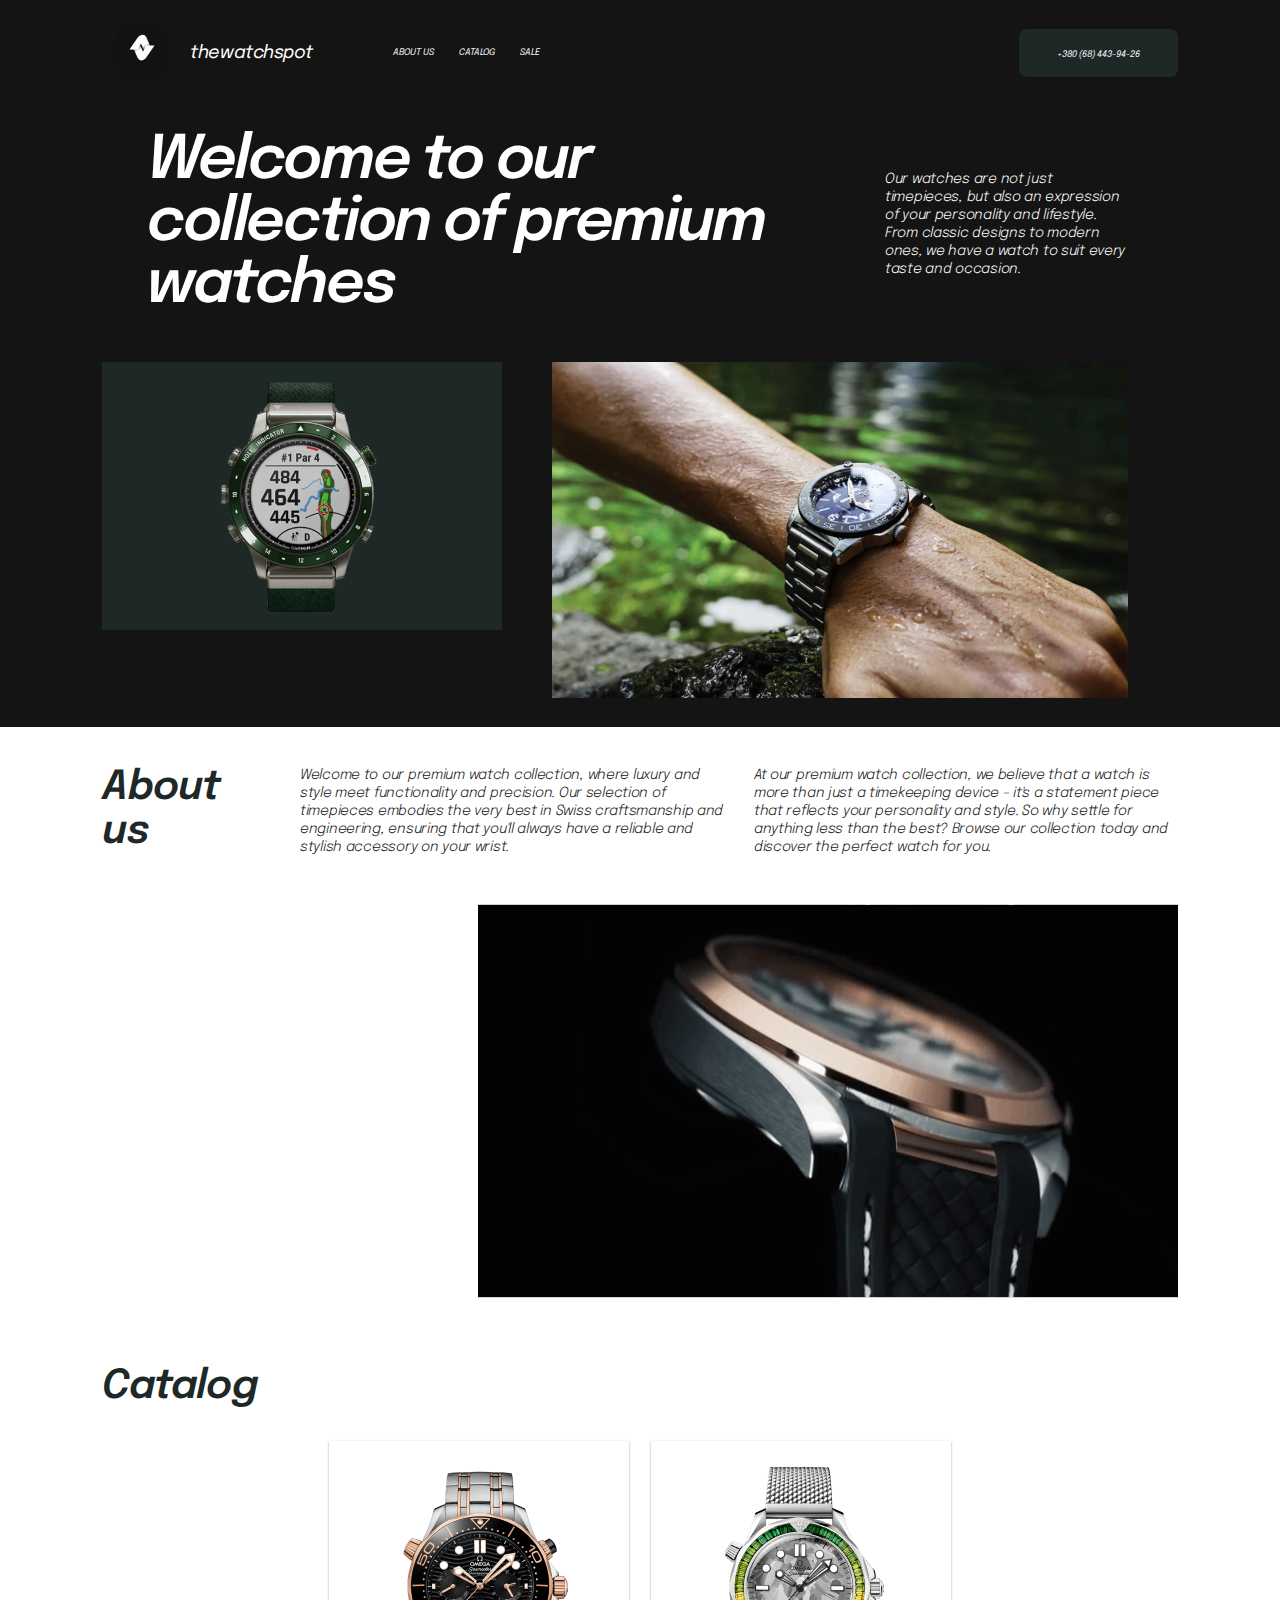
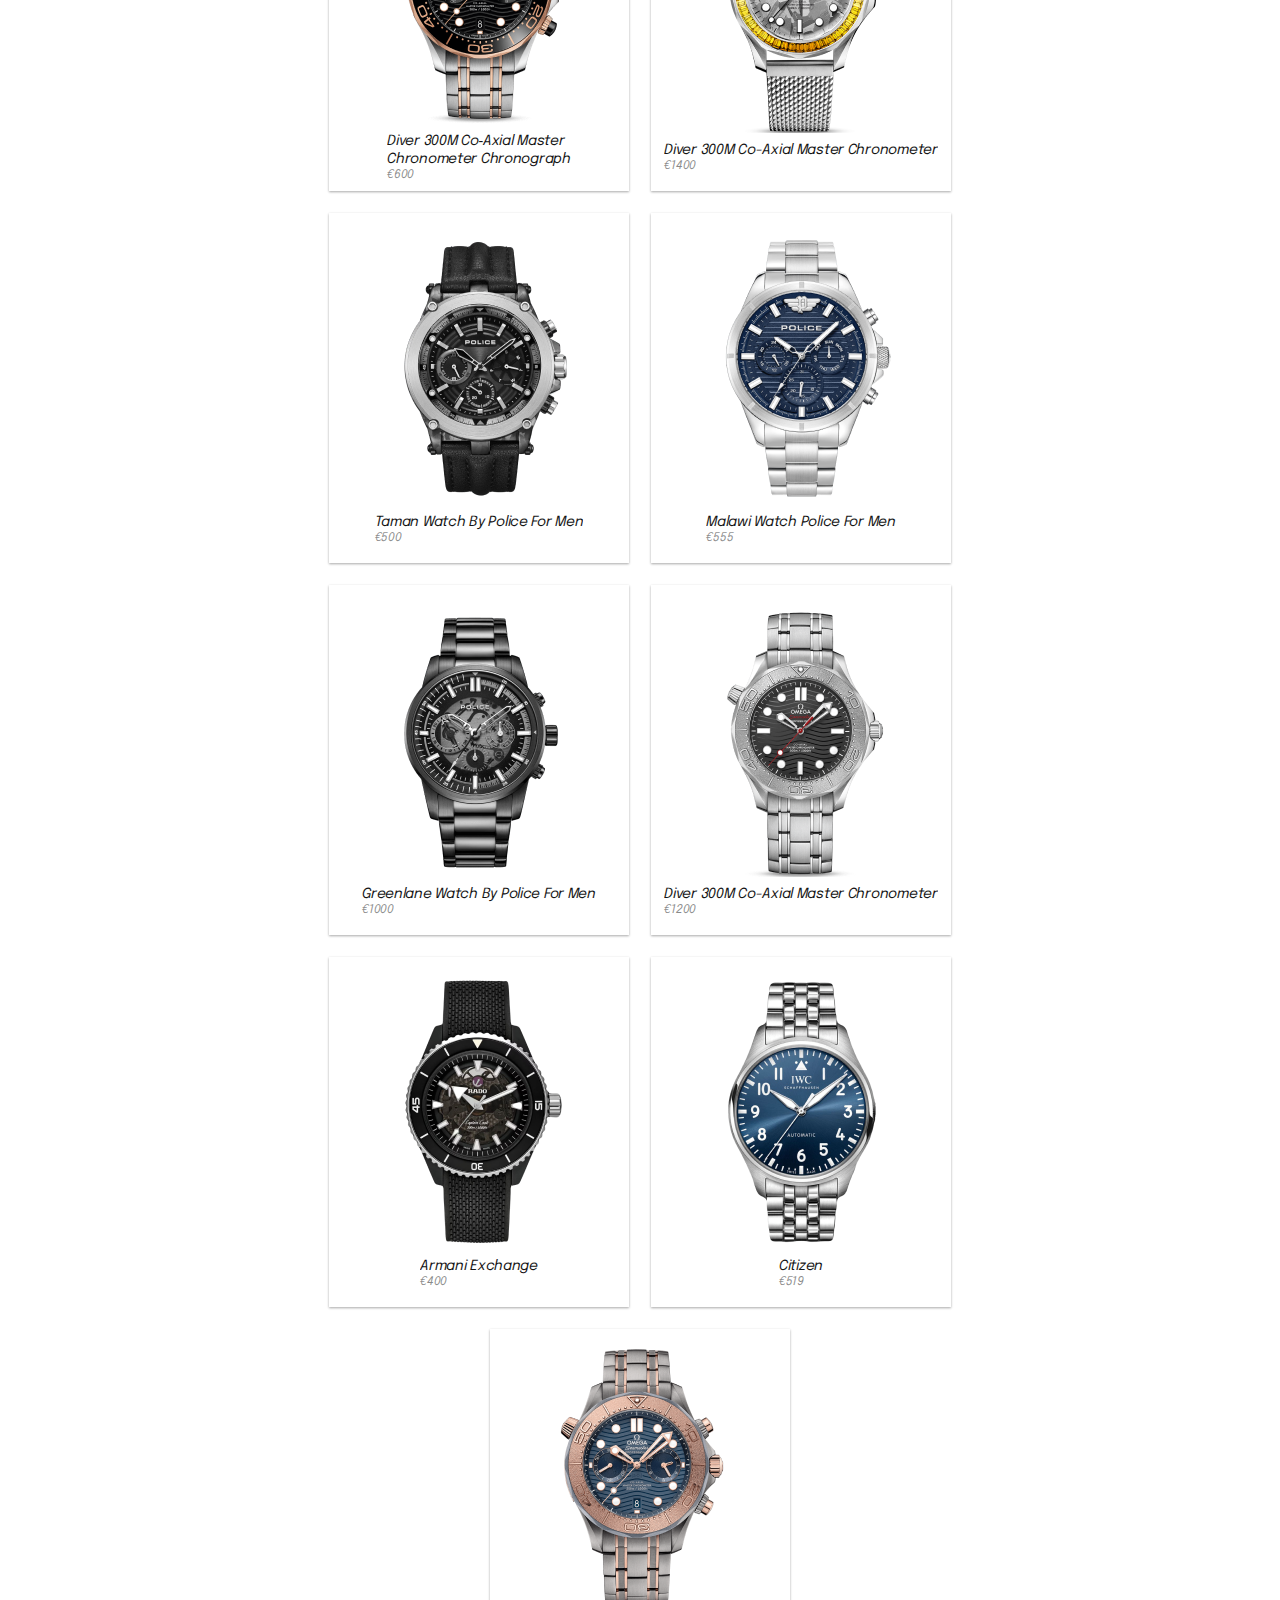
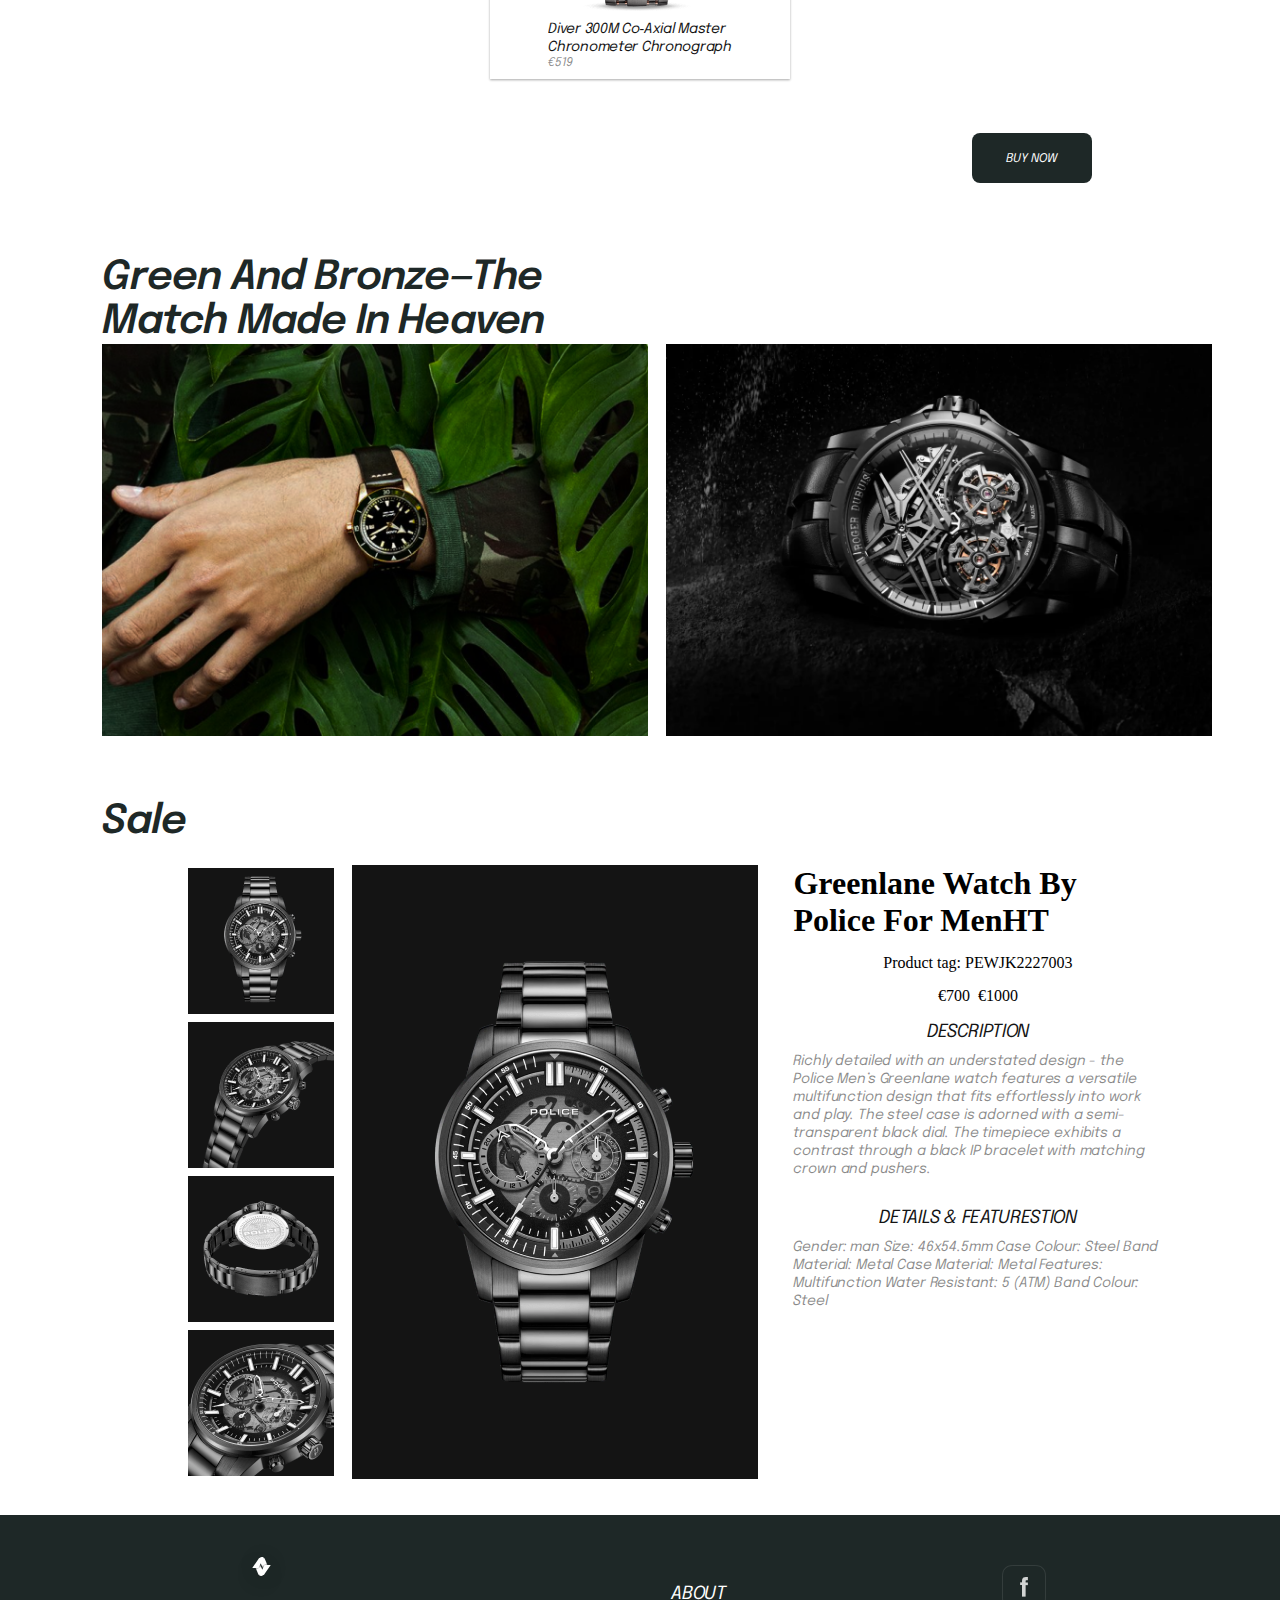
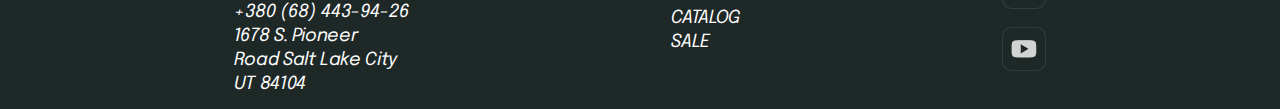
<file: index.html>
<!DOCTYPE html>
<html lang="en">

<head>
    <meta charset="UTF-8">
    <meta name="viewport" content="width=device-width, initial-scale=1.0">
    <title>Premium watch store</title>
    <link rel="stylesheet" href="./style.css">
    <link rel="stylesheet" href="./media.css">
    <link rel="stylesheet" href="./media-b.css">
</head>

<body>
    <div id="root">
        <nav>
            <div class="logo-page">
                <div class="logo">
                    <img src="./Navbar/watch.svg" alt="404 error page">
                    <h1>thewatchspot</h1>
                </div>
                <div class="link">
                    <a href="#about-us">About us</a>
                    <a href="#catalog">Catalog</a>
                    <a href="#main-sale">sale</a>
                </div>
            </div>
            <div class="icon">
                <img src="./Navbar/Vector.png" alt="">
            </div>
            <button> <a href="tel::+380 (68) 443-94-26">+380 (68) 443-94-26</a></button>
        </nav> 
               
         <div class="container-a">

            <div class="main-top">
                <div class="left-a">
                    <h3>Welcome to our collection of premium watches</h3>
                </div>
                <div class="main-text">
                    <p>Our watches are not just timepieces, but also an expression of your personality and lifestyle.
                        From classic
                        designs to
                        modern ones, we have a watch to suit every taste and occasion.</p>
                </div>
            </div>

            <div class="main-bottom">
                <div class="watch-background">
                    <img src="./Container-a/IMG_9463 1.svg" alt="">
                    <div class="main-text-b">
                        <p>Our watches are not just timepieces, but also an expression of your personality and lifestyle.
                            From classic
                            designs to
                            modern ones, we have a watch to suit every taste and occasion.</p>
                    </div>
                </div>
               <div class="water">
                <img src="./Container-a/Rectangle 1.svg" alt="">
               </div>
               <div class="water-b">
                <img src="./Container-a/Rectangle 2.png" alt="">
               </div>
            </div>

        </div> 
         <div class="about-us" id="about-us">
            <div class="about-text">
                <h2>About us</h2>
                <h3>Welcome to our premium watch collection, where luxury and style meet functionality and precision.
                    Our selection of
                    timepieces embodies the very best in Swiss craftsmanship and engineering, ensuring that you'll
                    always have a reliable
                    and stylish accessory on your wrist.</h3>
                <h3>At our premium watch collection, we believe that a watch is more than just a timekeeping device –
                    it's a statement piece
                    that reflects your personality and style. So why settle for anything less than the best? Browse our
                    collection today and
                    discover the perfect watch for you.</h3>
            </div>
            <div class="about-jpg">
                
                <img src="./About-us/gif.svg" alt="">
            </div>
            <div class="about-jpg-b">
                <img src="./About-us/gif 2.png" alt="">
            </div>
        </div> 
 <div class="catalog" id="catalog">
            <div class="title-catalog">
                <h2>Catalog</h2>
            </div>
            <div class="img-catalog">
                <div class="img-box">
                    <img src="./Catalog/1.png" alt="">
                    <div class="watch-price">
                        <p>Diver 300M Co‑Axial Master <br> Chronometer Chronograph</p>
                        <h4>€600</h4>
                    </div>
                </div>

                <div class="img-box">
                    <img src="./Catalog/2.png" alt="">
                    <div class="watch-price">
                        <p>Diver 300M Co-Axial Master Chronometer</p>
                        <h4>€1400</h4>
                    </div>
                </div>

                <div class="img-box">
                    <img src="./Catalog/3.png" alt="">
                    <div class="watch-price">
                        <p>Taman Watch By Police For Men</p>
                        <h4>€500</h4>
                    </div>
                </div>

                <div class="img-box">
                    <img src="./Catalog/4.png" alt="">
                    <div class="watch-price">
                        <p>Malawi Watch Police For Men</p>
                        <h4>€555</h4>
                    </div>
                </div>

                <div class="img-box">
                    <img src="./Catalog/5.png" alt="">
                    <div class="watch-price">
                        <p>Greenlane Watch By Police For Men</p>
                        <h4>€1000</h4>
                    </div>
                </div>

                <div class="img-box">
                    <img src="./Catalog/6.png" alt="">
                    <div class="watch-price">
                        <p>Diver 300M Co-Axial Master Chronometer</p>
                        <h4>€1200</h4>
                    </div>
                </div>


                <div class="img-box">
                    <img src="./Catalog/7.png" alt="">
                    <div class="watch-price">
                        <p>Armani Exchange</p>
                        <h4>€400</h4>
                    </div>
                </div>

                <div class="img-box">
                    <img src="./Catalog/8.png" alt="">
                    <div class="watch-price">
                        <p>Citizen</p>
                        <h4>€519</h4>
                    </div>
                </div>

                <div class="img-box">
                    <img src="./Catalog/9.png" alt="">
                    <div class="watch-price">
                        <p>Diver 300M Co‑Axial Master <br> Chronometer Chronograph</p>
                        <h4>€519</h4>
                    </div>
                </div>



            </div>
            <div class="buy-now" id="buy-now">
                <button><a href="./buy-now.html" target="_blank">Buy now</a></button>
            </div>

        </div> 

         <div class="advertising">
            <div class="title-advertising">
                <h2>Green And Bronze—The Match Made In Heaven</h2>
            </div>
            <div class="img-advertising">
                <img src="./advertising/Rectangle 9.png" alt="">
                <img src="./advertising/Rectangle 8.png" alt="">
            </div>
        </div> 

        <div class="sale-watch" id="main-sale">
            <div class="info-sale">
                <h1>Sale</h1>
            </div>

            <div class="main-sale">


                <div class="main-left">

                    <div class="sale-img">
                        <div class="sale-left">
                            <div><img src="./sale/image 68.png" alt=""></div>
                            <img src="./sale/image 64.png" alt="">
                            <img src="./sale/image 65.png" alt="">
                            <img src="./sale/image 66.png" alt="">
                        </div>
                        <div class="sale-right">
                            <img src="./sale/image 67.png" alt="">
                        </div>
                    </div>

                </div>

                <div class="main-right">
                    <h1>Greenlane Watch By
                        Police For MenHT</h1>
                    <p>Product tag: PEWJK2227003</p>
                    <div>
                        <p>
                            €700
                        </p>
                        <p>€1000</p>
                    </div>

                    <div class="main-sale-text">
                        <h1>Description</h1>
                        <p>Richly detailed with an understated design - the Police Men’s Greenlane watch features a
                            versatile multifunction design
                            that fits effortlessly into work and play. The steel case is adorned with a semi-transparent
                            black dial. The timepiece
                            exhibits a contrast through a black IP bracelet with matching crown and pushers.</p>
                            <br>
                        <h1>DETAILS & FEATUREStion</h1>
                        <p>Gender: man
                            Size: 46x54.5mm
                            Case Colour: Steel
                            Band Material: Metal
                            Case Material: Metal
                            Features: Multifunction
                            Water Resistant: 5 (ATM)
                            Band Colour: Steel</p>
                    </div>
                </div>
            </div>

        </div>  
         
        <footer>
            <div class="page-footer">
                <div>
                    <img src="./Navbar/watch.svg" alt="">
                    <p>+380 (68) 443-94-26</p>
                    <h4>1678 S. Pioneer Road
                        Salt Lake City
                        UT 84104</h4>
                </div>
                <div class="footer-link">
                    <a href="#about-us">ABOUT</a>
                    <a href="#catalog">CATALOG</a>
                    <a href="#main-sale">SALE</a>
                </div>

                <div class="social-icon">
                    <img src="./footer-social/1.png" alt="">
                    <img src="./footer-social/3.png" alt="">
                </div>
            </div>
        </footer> 

    </div>
</body>

</html>
</file>
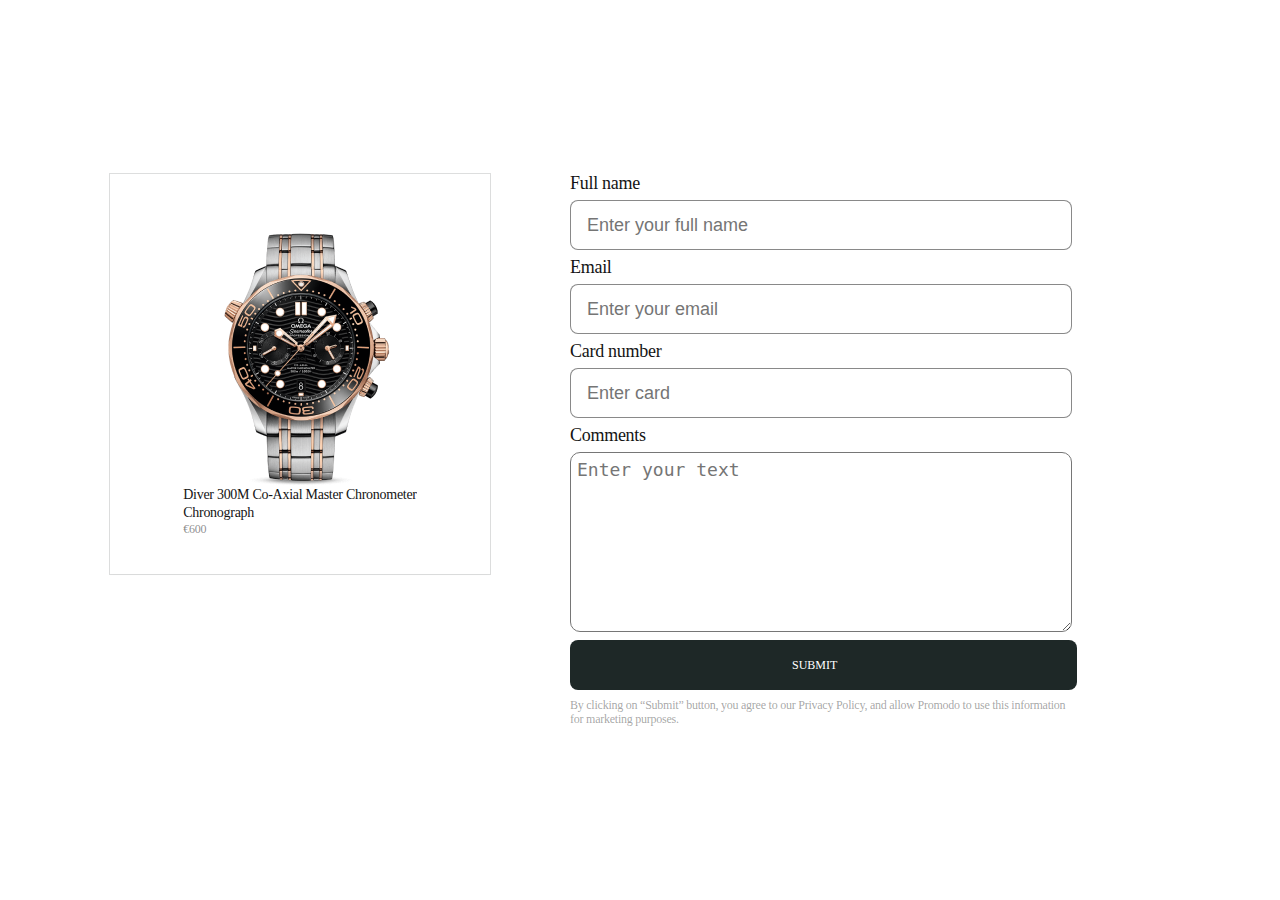
<file: buy-now.html>
<!DOCTYPE html>
<html lang="en">

<head>
    <meta charset="UTF-8">
    <meta name="viewport" content="width=device-width, initial-scale=1.0">
    <title>Document</title>
    <link rel="stylesheet" href="./media-b.css">
    <link rel="stylesheet" href="./buy-now.css">
</head>

<body>
    <div class="buy-now" id="buy-now">

        <div class="buy-watch">
            <img src="./Catalog/1.png" alt="">
            <div class="text-watch">
                <h4>Diver 300M Co‑Axial Master 
                     Chronometer <br>  Chronograph</h4>
                <p>€600</p>
            </div>
        </div>

        <div class="registration">
            <label for="name">
                Full name
            </label>
            <input type="text" name="username" id="name" placeholder="Enter your full name">
            <label for="email">Email</label>
            <input type="text" name="email" id="email" placeholder="Enter your email">
            <label for="text">Card number</label>
            <input type="text" name="number" id="text" placeholder="Enter card">
            <label for="myTextarea">Comments</label>
            <textarea id="myTextarea" name="myTextarea" rows="8" cols="80" placeholder="Enter your text"></textarea>
            <button>submit</button>
            <p>By clicking on “Submit” button, you agree to our Privacy Policy,
            and allow Promodo to use this information for marketing purposes.</p>
        </div>

    </div>

</body>

</html>
</file>
<file: style.css>
@font-face {
  font-family: Epilogue;
  src: url(./fonts/Epilogue-Italic-VariableFont_wght.ttf);
}
* {
  margin: 0;
  padding: 0;
  box-sizing: border-box;
  text-decoration: none;
}
body {
  height: 100vh;
  display: flex;
  align-items: center;
  flex-direction: column;
}
html {
  scroll-behavior: smooth;
}
#root {
  max-width: 1440px;
  width: 100%;
  display: flex;
  align-items: center;
  justify-content: center;
  flex-direction: column;

}
nav {
  width: 100%;
  display: flex;
  align-items: center;
  justify-content: space-between;
  padding: 1% 8% 2% 8%;
  background: var(--black, #141414);
}
.logo-page {
  display: flex;
  align-items: center;
  justify-content: center;
  gap: 80px;
}

.logo {
  display: flex;
  align-items: center;
  justify-content: center;
  gap: 8px;
}
.logo > img {
  width: 80px;
  height: 80px;
}
.logo > h1 {
  color: #fff;
  font-family: Epilogue;
  font-size: 18px;
  font-weight: 400;
  letter-spacing: -0.45px;
}
.link {
  display: flex;
  align-items: center;
  justify-content: center;
  gap: 25px;
}
.link > a {
  color: #fff;
  text-align: center;
  font-family: Epilogue;
  font-size: 9px;
  font-style: normal;
  font-weight: 400;
  line-height: 12px; /* 133.333% */
  text-transform: uppercase;
}
nav > button {
  width: 159px;
  height: 48px;
  border-radius: 8px;
  background: var(--dark-green, #1e2827);
  border: none;
  outline: none;
  cursor: pointer;
}
nav > button > a {
  color: var(--white, #fff);
  text-align: center;
  font-family: Epilogue;
  font-size: 9px;
  font-weight: 400;
  line-height: 12px;
  text-transform: uppercase;
}

.container-a {
  width: 100%;
  display: flex;
  align-items: center;
  justify-content: center;
  flex-direction: column;
  padding: 1% 8% 2% 8%;
  background: var(--black, #141414);
}
.main-top {
  display: flex;
  align-items: center;
  justify-content: center;
  gap: 85px;
}
.left-a > h3 {
  width: 750px;
  color: var(--white, #fff);
  font-family: Epilogue;
  font-size: 60px;
  font-style: normal;
  font-weight: 600;
  line-height: 62px;
  letter-spacing: -2.4px;
}
.main-text > p {
  width: 282px;
  color: var(--white, #fff);
  font-family: Epilogue;
  font-size: 14px;
  font-style: normal;
  font-weight: 300;
  line-height: 18px;
  letter-spacing: -0.28px;
}
.main-bottom {
  width: 100%;
  display: flex;
  justify-content: space-between;
  padding-top: 45px;
}

.watch-background {
  width: 436px;
}
.watch-background > img {
  width: 100%;
  background: var(--dark-green, #1e2827);
}
.water {
  width: 676px;
}
.water > img {
  width: 100%;
}
.about-us {
  width: 100%;
  display: flex;
  align-items: center;
  justify-content: center;
  flex-direction: column;
  padding: 3% 8% 2% 8%;
}
.about-text {
  width: 100%;
  display: flex;
  align-items: start;
  justify-content: start;
  gap: 30px;
}
.about-text > h2 {
  color: var(--dark-green, #1e2827);
  font-family: Epilogue;
  font-size: 40px;
  font-style: normal;
  font-weight: 600;
  line-height: 44px; /* 110% */
  letter-spacing: -0.8px;
}
.about-text > h3 {
  width: 439px;
  color: var(--black, #141414);
  font-family: Epilogue;
  font-size: 14px;
  font-style: normal;
  font-weight: 300;
  line-height: 18px; /* 128.571% */
  letter-spacing: -0.28px;
}
.about-jpg {
  width: 100%;
  display: flex;
  justify-content: end;
  padding-top: 45px;
}
.about-jpg > img {
  width: 700px;
  height: 400px;
}
.catalog {
  width: 100%;
  display: flex;
  align-items: center;
  justify-content: center;
  flex-direction: column;
  padding: 3% 8% 1% 8%;
}
.title-catalog {
  width: 100%;
  display: flex;
  align-items: start;
  justify-content: start;
}
.title-catalog > h2 {
  color: var(--dark-green, #1e2827);
  font-family: Epilogue;
  font-size: 40px;
  font-style: normal;
  font-weight: 600;
  line-height: 44px; /* 110% */
  letter-spacing: -0.8px;
}
.img-catalog {
  display: flex;
  align-items: center;
  justify-content: center;
  flex-wrap: wrap;
  gap: 22px;
  padding: 3% 8% 2% 8%;
}

.img-box {
  width: 300px;
  height: 350px;
  display: flex;
  align-items: center;
  justify-content: center;
  flex-direction: column;
  box-shadow: 0 1px 3px rgba(0, 0, 0, 0.12), 0 1px 2px rgba(0, 0, 0, 0.24);
  gap: 8px;
}
.img-box > img {
  width: 276px;
  height: 274px;
}
.watch-price {
  display: flex;
  align-items: start;
  justify-content: start;
  flex-direction: column;
}
.watch-price > p {
  overflow: hidden;
  color: var(--black, #141414);
  text-overflow: ellipsis;
  white-space: nowrap;
  font-family: Epilogue;
  font-size: 14px;
  font-style: normal;
  font-weight: 400;
  line-height: 18px; /* 128.571% */
  letter-spacing: -0.28px;
}
.watch-price > h4 {
  color: rgba(20, 20, 20, 0.5);
  font-family: Epilogue;
  font-size: 12px;
  font-style: normal;
  font-weight: 400;
  line-height: 14px; /* 116.667% */
  letter-spacing: -0.24px;
}
.buy-now {
  width: 100%;
  display: flex;
  align-items: end;
  justify-content: end;
  padding: 3% 8% 2% 8%;
}
.buy-now > button {
  width: 120px;
  height: 50px;
  border-radius: 8px;
  background: var(--dark-green, #1e2827);
  border: none;
  outline: none;
  cursor: pointer;
}
.buy-now > button > a {
  color: #fff;
  text-align: center;
  font-family: Epilogue;
  font-size: 12px;
  font-style: normal;
  font-weight: 400;
  line-height: 14px;
  text-transform: uppercase;
}
.advertising {
  width: 100%;
  display: flex;
  align-items: start;
  justify-content: start;
  flex-direction: column;
  padding: 3% 8% 2% 8%;
}
.title-advertising > h2 {
  width: 460px;
  color: var(--dark-green, #1e2827);
  font-family: Epilogue;
  font-size: 40px;
  font-style: normal;
  font-weight: 600;
  line-height: 44px; /* 110% */
  letter-spacing: -0.8px;
}
.img-advertising {
  display: flex;
  align-items: center;
  justify-content: center;
  gap: 18px;
}
.img-advertising > img {
  width: 546px;
  height: 392px;
}
.sale-watch {
  width: 100%;
  display: flex;
  align-items: start;
  justify-content: start;
  flex-direction: column;
  padding: 3% 8% 2% 8%;
}
.main-sale {
  width: 100%;
  display: flex;
  align-items: start;
  justify-content: start;
  gap: 35px;
  padding: 2% 8% 1% 8%;
}
.info-sale > h1 {
  color: var(--dark-green, #1e2827);
  font-family: Epilogue;
  font-size: 40px;
  font-style: normal;
  font-weight: 600;
  line-height: 44px; /* 110% */
  letter-spacing: -0.8px;
}
.sale-img {
  display: flex;
  align-items: center;
  justify-content: center;
  gap: 18px;
}
.sale-left {
  display: flex;
  align-items: center;
  justify-content: center;
  flex-direction: column;
  gap: 8px;
}
.sale-left > div {
  display: flex;
  align-items: center;
  justify-content: center;
  width: 146px;
  height: 146px;
  background: #141414;
}
.sale-right {
  width: 406px;
  height: 614px;
  background: #141414;
}
.main-right {
  display: flex;
  align-items: center;
  justify-content: center;
  flex-direction: column;
  gap: 15px;
}
.main-right > div {
  display: flex;
  align-items: center;
  justify-content: center;
  gap: 8px;
}
.main-sale-text {
  display: flex;
  align-items: center;
  justify-content: center;
  flex-direction: column;
  gap: 25px;
}
.main-sale-text > h1 {
  color: var(--black, #141414);
  font-family: Epilogue;
  font-size: 18px;
  font-style: normal;
  font-weight: 400;
  line-height: 24px; /* 133.333% */
  letter-spacing: -0.36px;
  text-transform: uppercase;
}
.main-sale-text > p {
  width: 369px;
  height: 120px;
  color: rgba(20, 20, 20, 0.5);
  font-family: Epilogue;
  font-size: 14px;
  font-style: normal;
  font-weight: 400;
  line-height: 18px; /* 128.571% */
  letter-spacing: -0.14px;
}
footer {
  width: 100%;
  display: flex;
  align-items: center;
  justify-content: center;
  padding: 2% 8% 1% 8%;
  gap: 18px;
  background: var(--dark-green, #1e2827);
}
.page-footer {
  width: 100%;
  display: flex;
  align-items: center;
  justify-content: space-around;
}

.page-footer > div {
  display: flex;
  align-items: start;
  justify-content: start;
  flex-direction: column;
}
.footer-link {
  display: flex;
  align-items: center;
  justify-content: center;
}
.page-footer > div > p {
  color: #fff;
  font-family: Epilogue;
  font-size: 18px;
  font-style: normal;
  font-weight: 400;
  line-height: 24px; /* 133.333% */
  text-transform: uppercase;
}
.page-footer > div > h4 {
  width: 164px;
  color: #fff;
  font-family: Epilogue;
  font-size: 18px;
  font-style: normal;
  font-weight: 400;
  line-height: 24px; /* 133.333% */
  letter-spacing: -0.36px;
}
.page-footer > div > a {
  color: #fff;
  font-family: Epilogue;
  font-size: 18px;
  font-style: normal;
  font-weight: 400;
  line-height: 24px; /* 133.333% */
  letter-spacing: -0.36px;
  text-transform: uppercase;
}
.social-icon {
  display: flex;
  align-items: center;
  justify-content: center;
  flex-direction: column;
  gap: 18px;
}
.icon {
  display: none;
}
.main-text-b > p {
  display: none;
}
.water-b > {
  display: none;
}
.water-b > img {
  display: none;
}
.about-jpg-b {
  display: none;
}
.about-jpg-b > img {
  display: none;
}
</file>
<file: media.css>
@media (max-width: 737px) {
  nav {
    justify-content: center;
    gap: 50px;
  }
  .logo-page {
    gap: 20px;
  }
  .link > a {
    display: none;
  }
  nav > button {
    display: none;
  }
  .icon {
    display: block;
  }
}
@media (max-width: 1356px) {
  .left-a > h3 {
    width: 653px;
    color: #fff;
    font-family: Epilogue;
    font-size: 60px;
    font-style: normal;
    font-weight: 600;
    line-height: 62px; /* 103.333% */
    letter-spacing: -2.4px;
  }
  .main-text > p {
    width: 248px;
    color: #fff;
    /* main text */
    font-family: Epilogue;
    font-size: 14px;
    font-style: normal;
    font-weight: 300;
    line-height: 18px; /* 128.571% */
    letter-spacing: -0.28px;
  }
  .watch-background {
    width: 400px;
  }
  .water {
    width: 576px;
  }
}
@media (max-width: 1194px) {
  .main-text-b > p {
    width: 282px;
    color: var(--white, #fff);
    font-family: Epilogue;
    font-size: 14px;
    font-style: normal;
    font-weight: 300;
    line-height: 18px;
    letter-spacing: -0.28px;
  }
  .left-a {
    display: flex;
    align-items: start;
    justify-content: start;
  }

  .main-a {
    display: flex;
    align-items: start;
    justify-content: start;
  }

  .main-text-b > p {
    display: block;
  }
  .main-text > p {
    display: none;
  }
  .main-bottom {
    display: flex;
    align-items: start;
    justify-content: start;
    flex-direction: column;
    gap: 18px;
  }
  .watch-background {
    display: flex;
    align-items: start;
    justify-content: start;
    gap: 18px;
  }
}
@media (max-width: 882px) {
  .left-a {
    align-items: center;
    justify-content: center;
  }
  .left-a > h3 {
    width: 335px;
    color: #fff;
    font-family: Epilogue;
    font-size: 38px;
    font-style: normal;
    font-weight: 600;
    line-height: 40px; /* 105.263% */
    letter-spacing: -1.52px;
  }
  .main-text-b > p {
    width: 248px;
    color: #fff;
    font-family: Epilogue;
    font-size: 14px;
    font-style: normal;
    font-weight: 300;
    line-height: 18px; /* 128.571% */
    letter-spacing: -0.28px;
  }
  .watch-background {
    width: 266px;
  }
  .water {
    display: none;
  }
  .water > img {
    display: none;
  }
  .water-b {
    width: 335px;
    display: block;
  }
  .water-b > img {
    display: block;
  }
}

@media (max-width: 590px) {
  .container-a {
    align-items: center;
    justify-content: center;
  }
  .left-a {
    width: 335px;
    align-items: center;
    justify-content: center;
    padding-left: 75px;
  }
  .main-top {
    align-items: center;
    justify-content: center;
  }
  .main-bottom {
    align-items: center;
    justify-content: center;
  }
  .watch-background {
    flex-direction: column;
  }
}

@media (max-width: 819px) {
  .about-text {
    align-items: center;
    justify-content: center;
    flex-direction: column;
  }
  .about-text:nth-child(1) {
    align-items: start;
    justify-content: start;
  }
  .about-text > h2 {
    color: var(--dark-green, #1e2827);
    font-family: Epilogue;
    font-size: 32px;
    font-style: normal;
    font-weight: 600;
    line-height: 40px; /* 125% */
    letter-spacing: -0.64px;
  }
  .about-text > h3 {
    width: 300px;
    color: var(--black, #141414);
    font-family: Epilogue;
    font-size: 14px;
    font-style: normal;
    font-weight: 300;
    line-height: 18px; /* 128.571% */
    letter-spacing: -0.28px;
  }
  .about-jpg-b {
    display: block;
    padding-top: 18px;
  }
  .about-jpg-b > img {
    display: block;
  }
  .about-jpg {
    display: none;
  }
  .about-jpg > img {
    display: none;
  }
}
@media (max-width: 1228px) {
  .advertising {
    display: flex;
    align-items: start;
    justify-content: center;
    text-align: start;
    flex-direction: column;
  }
  .title-advertising {
    width: 335px;
    display: flex;
    align-items: start;
    text-align: start;
    justify-content: start;
  }
  .title-advertising > h2 {
    width: 335px;
    color: var(--black, #141414);
    font-family: Epilogue;
    font-size: 32px;
    font-style: normal;
    font-weight: 600;
    line-height: 40px; /* 125% */
    letter-spacing: -0.64px;
  }
  .img-advertising {
    align-items: center;
    justify-content: center;
    flex-direction: column;
  }
}
@media (max-width: 616px) {
  .img-advertising > img {
    width: 335px;
    height: 260px;
  }
}
@media (max-width: 1217px) {
  .sale-watch {
    flex-direction: column;
  }
  .info-sale {
    padding-left: 60px;
  }
  .main-sale {
    flex-direction: column;
  }
}
@media (max-width: 697px) {
  .info-sale > h1 {
    color: var(--black, #141414);
    font-family: Epilogue;
    font-size: 32px;
    font-style: normal;
    font-weight: 600;
    line-height: 40px; /* 125% */
    letter-spacing: -0.64px;
  }
  .sale-left > div {
    width: 80px;
    height: 80px;
  }
  .sale-left > div > img {
    width: 64px;
    height: 80px;
  }
  .sale-left > img {
    width: 80px;
    height: 80px;
  }
  .sale-right {
    display: flex;
    align-items: center;
    justify-content: center;
    width: 211px;
    height: 340px;
  }
  .sale-right > img {
    width: 180px;
    height: 280px;
  }
  
  .main-right > h1 {
    width: 335px;
    color: var(--black, #141414);
font-family: Epilogue;
font-size: 24px;
font-style: normal;
font-weight: 400;
line-height: 24px; /* 100% */
letter-spacing: -0.48px;
  }
  .main-right > p {
    color: rgba(20, 20, 20, 0.50);
font-family: Epilogue;
font-size: 14px;
font-style: normal;
font-weight: 400;
line-height: 18px; /* 128.571% */
letter-spacing: -0.28px;
  }

  .main-sale-text > h1 {
    color: var(--black, #141414);
font-family: Epilogue;
font-size: 18px;
font-style: normal;
font-weight: 400;
line-height: 24px; /* 133.333% */
letter-spacing: -0.36px;
text-transform: uppercase;
  }
  .main-sale-text > p {
    width: 300px;
    color: rgba(20, 20, 20, 0.50);
font-family: Epilogue;
font-size: 14px;
font-style: normal;
font-weight: 400;
line-height: 18px; /* 128.571% */
letter-spacing: -0.14px;
  }
}
@media (max-width:614px) {
    .page-footer {
        flex-direction: column;
        gap: 30px;
    }
}
</file>
<file: media-b.css>
@media (max-width:1103px) {
.buy-now {
    display: flex;
    align-items: center;
    justify-content: center;
    flex-direction: column;
    padding-left: 250px;
}
.buy-watch  {
    width: 300px;
    height: 350px;
}

.text-watch > h4 {
color: var(--black, #141414);
font-family: Epilogue;
font-size: 14px;
font-style: normal;
font-weight: 400;
line-height: 18px; /* 128.571% */
letter-spacing: -0.28px;
}
.text-watch > p {
width: 276px;
overflow: hidden;
color: var(--black, #141414);
text-overflow: ellipsis;
white-space: nowrap;
font-family: Epilogue;
font-size: 14px;
font-style: normal;
font-weight: 400;
line-height: 18px; /* 128.571% */
letter-spacing: -0.28px;
}
.registration {
    width: 400px;
    display: flex;
    align-items: start;
    justify-content: start;
    flex-direction: column;
    gap: 8px;
}

label {
 color: var(--black, #141414);
font-family: Epilogue;
font-size: 14px;
font-style: normal;
font-weight: 400;
line-height: 18px; /* 128.571% */
letter-spacing: -0.28px;
}
.registration > input {
 display: flex;
width: 368px;
flex-direction: column;
align-items: flex-start;
gap: 12px;
color: rgba(20, 20, 20, 0.50);
font-family: Epilogue;
font-size: 16px;
font-style: normal;
font-weight: 400;
line-height: 18px; /* 112.5% */
letter-spacing: -0.32px;
}
.registration::placeholder {
 color: rgba(20, 20, 20, 0.50);
font-family: Epilogue;
font-size: 16px;
font-style: normal;
font-weight: 400;
line-height: 18px; /* 112.5% */
letter-spacing: -0.32px;
}
textarea {
display: flex;
width: 368px;
padding: 12px 16px;
align-items: flex-start;
gap: 8px;
flex: 1 0 0;
color: rgba(20, 20, 20, 0.50);
font-family: Epilogue;
font-size: 16px;
font-style: normal;
font-weight: 400;
line-height: 18px; /* 112.5% */
letter-spacing: -0.32px;
}
.registration > button {
display: flex;
width: 368px;
padding: 18px 222px;
justify-content: center;
align-items: flex-start;
gap: 10px;
color: var(--white, #FFF);
text-align: center;
font-family: Epilogue;
font-size: 12px;
font-style: normal;
font-weight: 400;
line-height: 14px; /* 116.667% */
text-transform: uppercase;
border-radius: 8px;
background: var(--dark-green, #1E2827);
}
.registration > p {
width: 300px;
color: rgba(20, 20, 20, 0.40);
font-family: Epilogue;
font-size: 12px;
font-style: normal;
font-weight: 400;
line-height: 14px; /* 116.667% */
letter-spacing: -0.24px;
}

}
</file>
<file: buy-now.css>
* {
    margin: 0;
    padding: 0;
    box-sizing: border-box;
}
body {
    height: 100vh;
    display: flex;
    align-items: center;
    justify-content: center;
}
.buy-now {
    width: 100%;
    display: flex;
    align-items: start;
    justify-content: center;
    gap: 80px;
    
}
.buy-watch {
    width: 380px;
    height: 400px;
    display: flex;
    align-items: center;
    justify-content: center;
    flex-direction: column;
    box-shadow: 0px 1px 3px 0px rgba(0, 0, 0, 0.02), 0px 0px 0px 1px rgba(27, 31, 35, 0.15);
}
.text-watch > h4 {
    overflow: hidden;
color: var(--black, #141414);
text-overflow: ellipsis;
white-space: nowrap;
font-family: Epilogue;
font-size: 14px;
font-style: normal;
font-weight: 400;
line-height: 18px; /* 128.571% */
letter-spacing: -0.28px;
}
.text-watch > p {
    color: rgba(20, 20, 20, 0.50);
font-family: Epilogue;
font-size: 12px;
font-style: normal;
font-weight: 400;
line-height: 14px; /* 116.667% */
letter-spacing: -0.24px;
}
.registration {
    width: 600px;
    display: flex;
    align-items: start;
    justify-content: start;
    flex-direction: column;
    gap: 8px;
}
label {
    display: flex;
    align-items: start;
    justify-content: start;
}
label {
    color: #141414;
font-family: Epilogue;
font-size: 18px;
font-style: normal;
font-weight: 400;
line-height: 18px; /* 128.571% */
letter-spacing: -0.28px;
}
.registration > input {
    width: 502px;
    height: 50px;
    border-radius: 8px;
border: 1px solid rgba(20, 20, 20, 0.50);
display: flex;
padding: 12px 16px;
align-items: flex-start;
gap: 8px;
color: black;
font-size: 18px;
align-self: stretch;
outline: none;
border: none;
border: 1px solid rgba(20, 20, 20, 0.50);
}
.registration::placeholder {
    color: rgba(20, 20, 20, 0.50);
font-family: Epilogue;
font-size: 16px;
font-style: normal;
font-weight: 500;
line-height: 18px; /* 112.5% */
letter-spacing: -0.32px;
}
textarea {
   width: 502px;
   height: 166px;
    height: 180px;
    font-size: 18px;
    font-weight: 500;
    padding: 1% 1% 1% 1%;
    border-radius: 10px;
}
.registration > button {
    width: 507px;
    height: 50px;
    border-radius: 8px;
background: var(--dark-green, #1E2827);
display: flex;
padding: 18px 222px;
align-items: flex-start;
gap: 10px;
color: var(--white, #FFF);
text-align: center;
font-family: Epilogue;
font-size: 12px;
font-style: normal;
font-weight: 400;
line-height: 14px; /* 116.667% */
text-transform: uppercase;
border: none;
outline: none;
cursor: pointer;
}
.registration > p {
    width: 508px;
    color: rgba(20, 20, 20, 0.40);
font-family: Epilogue;
font-size: 12px;
font-style: normal;
font-weight: 400;
line-height: 14px; /* 116.667% */
letter-spacing: -0.24px;
}
</file>
